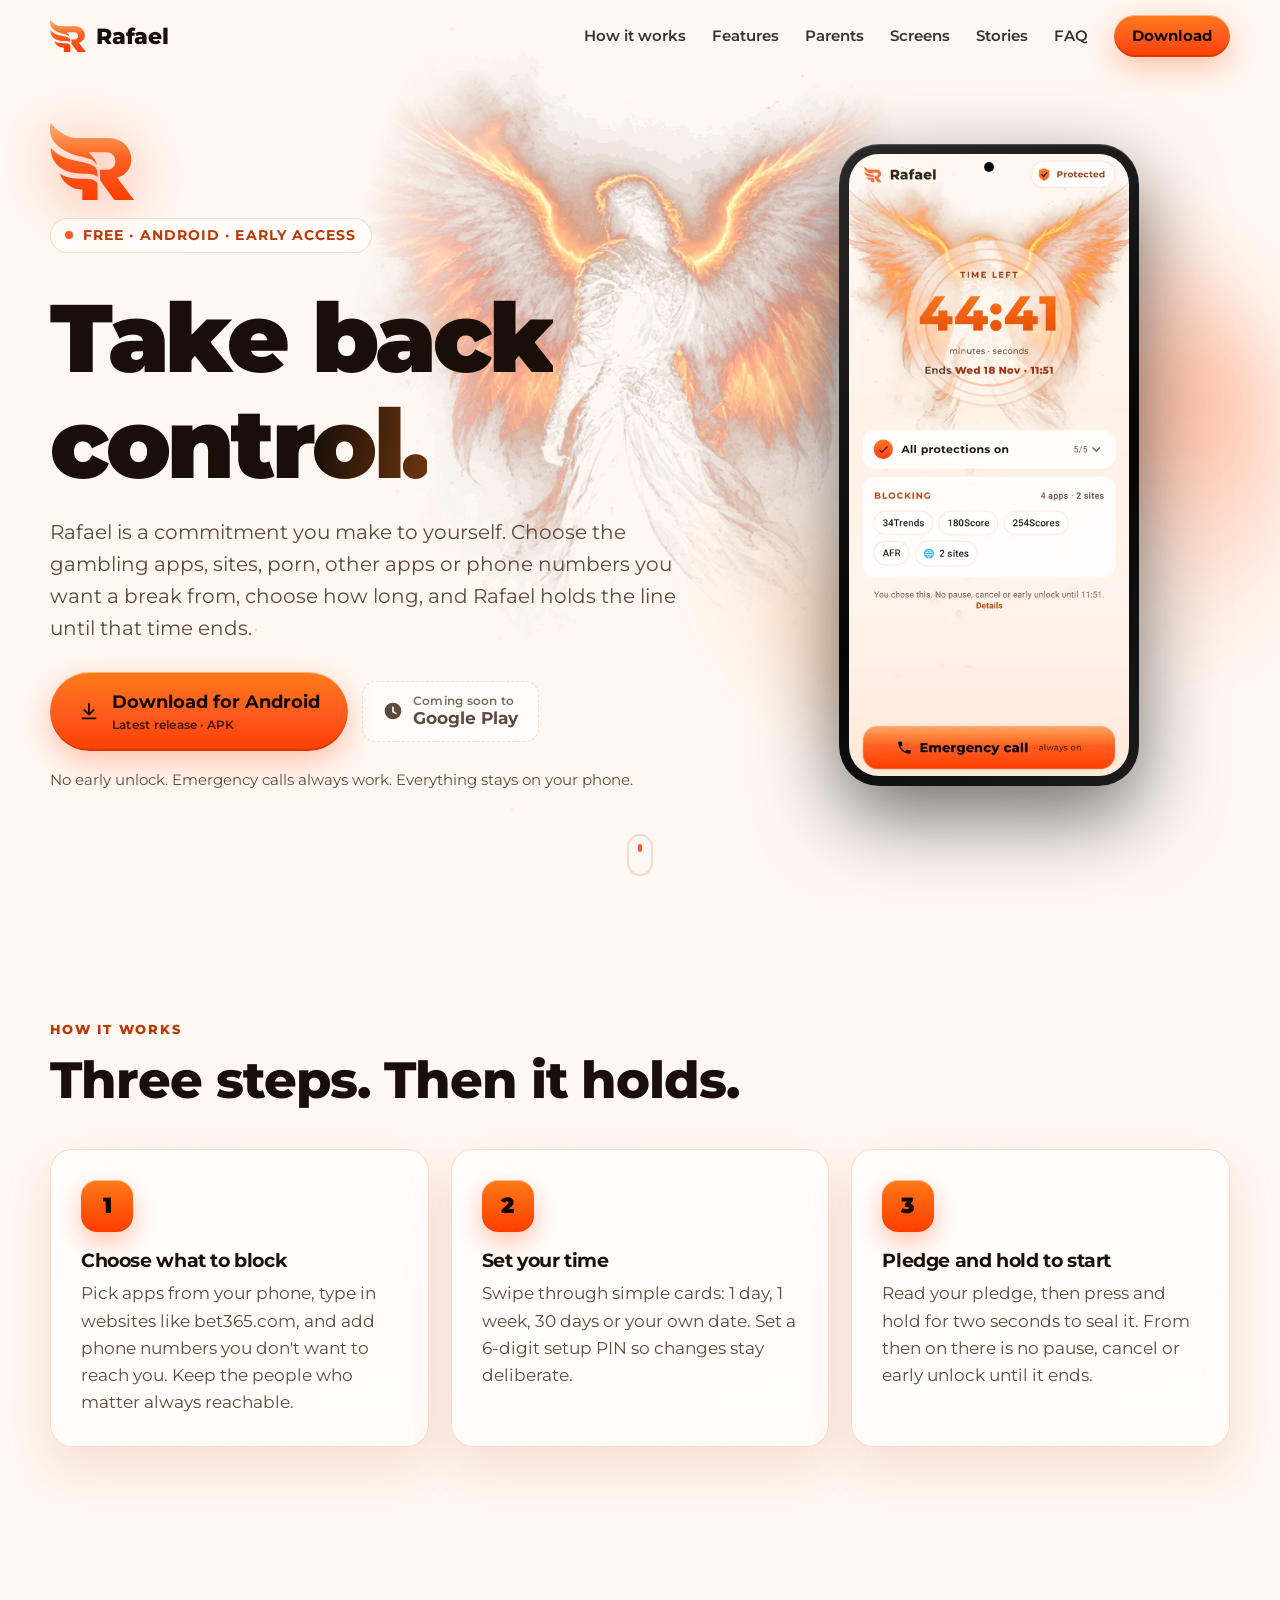
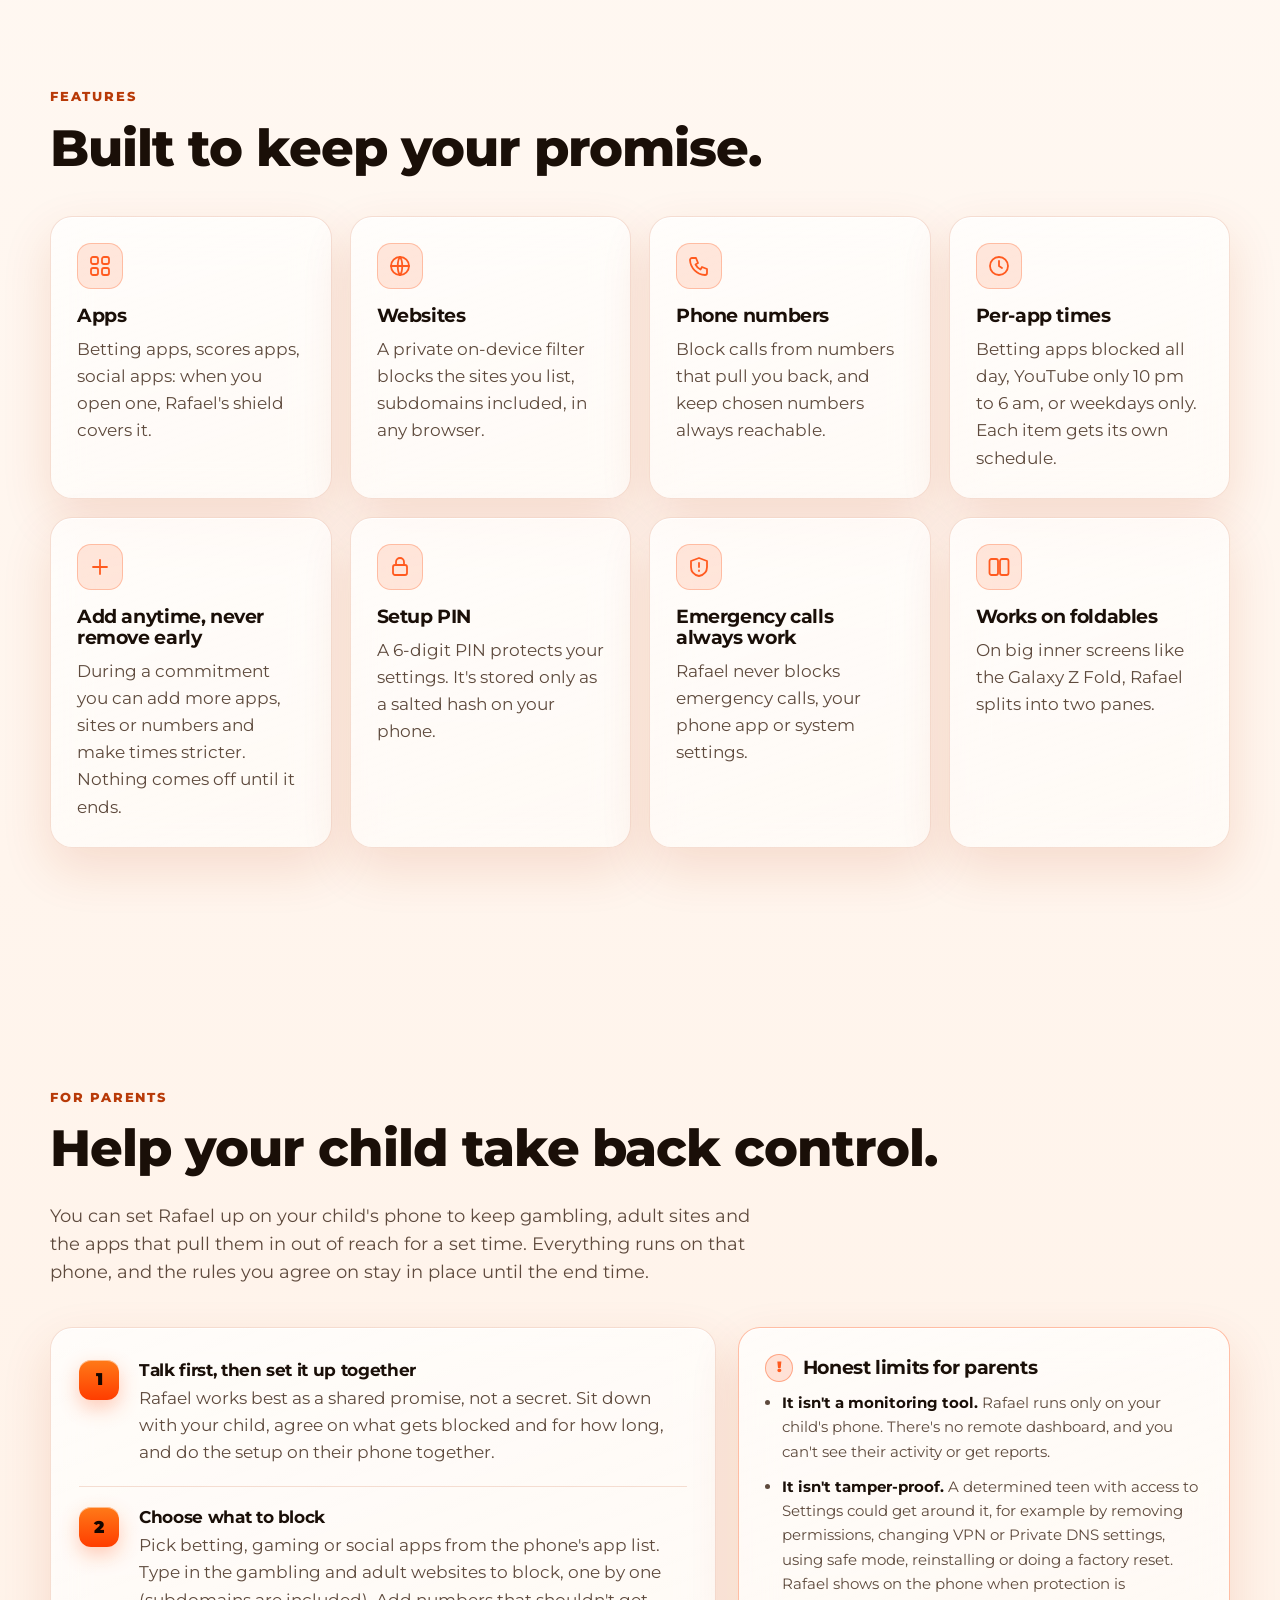
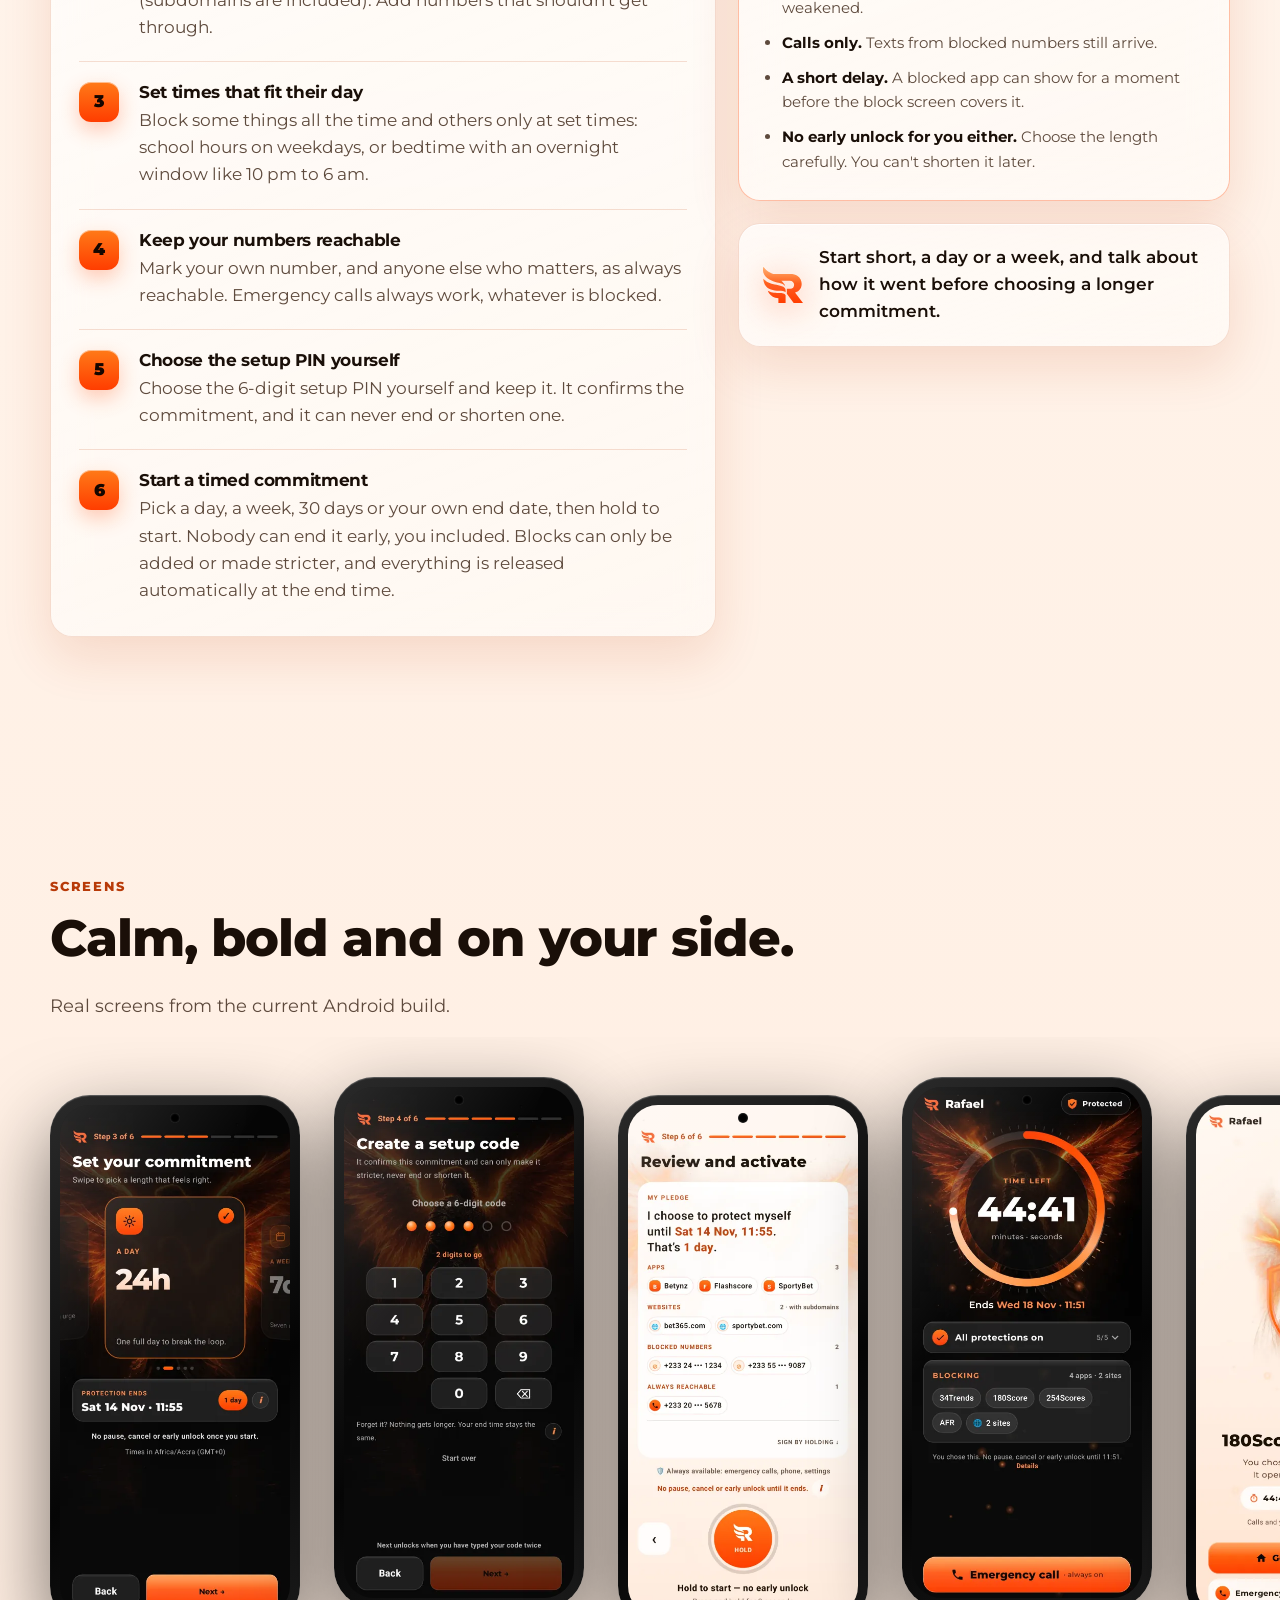
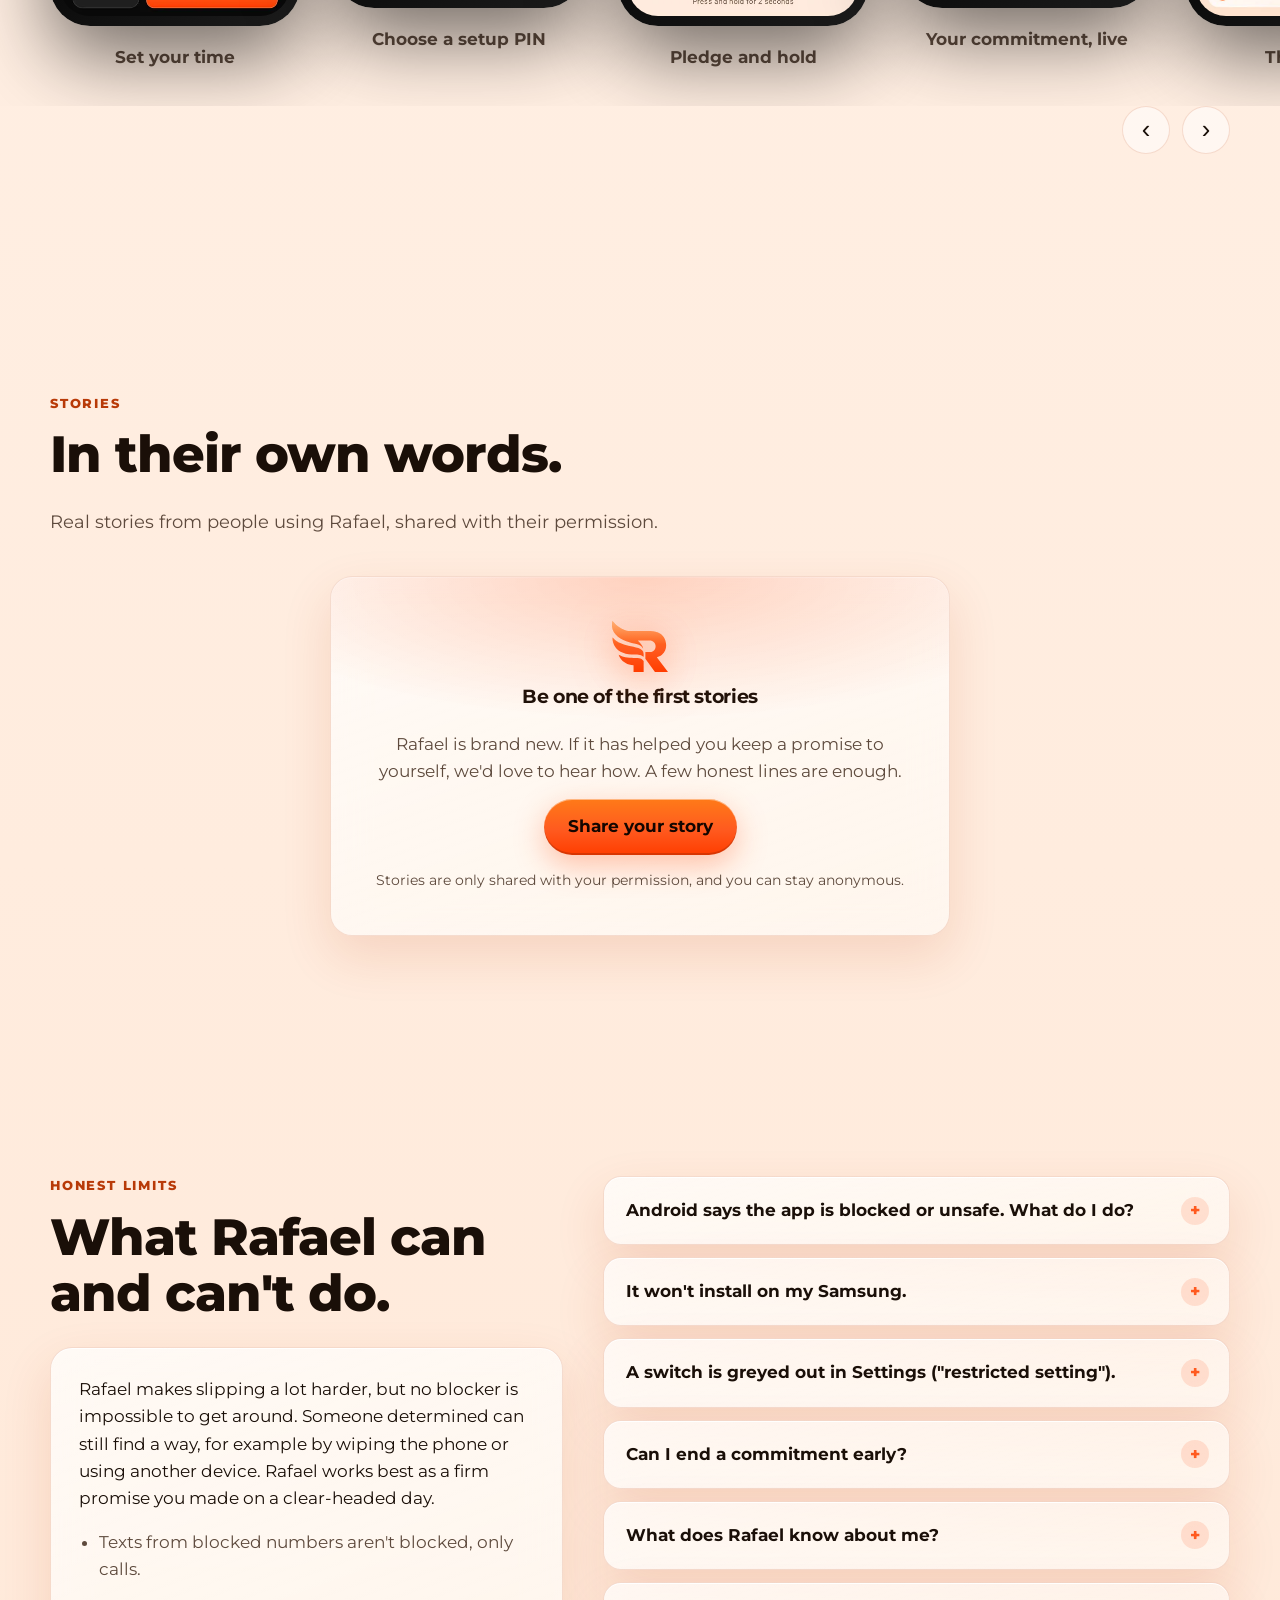
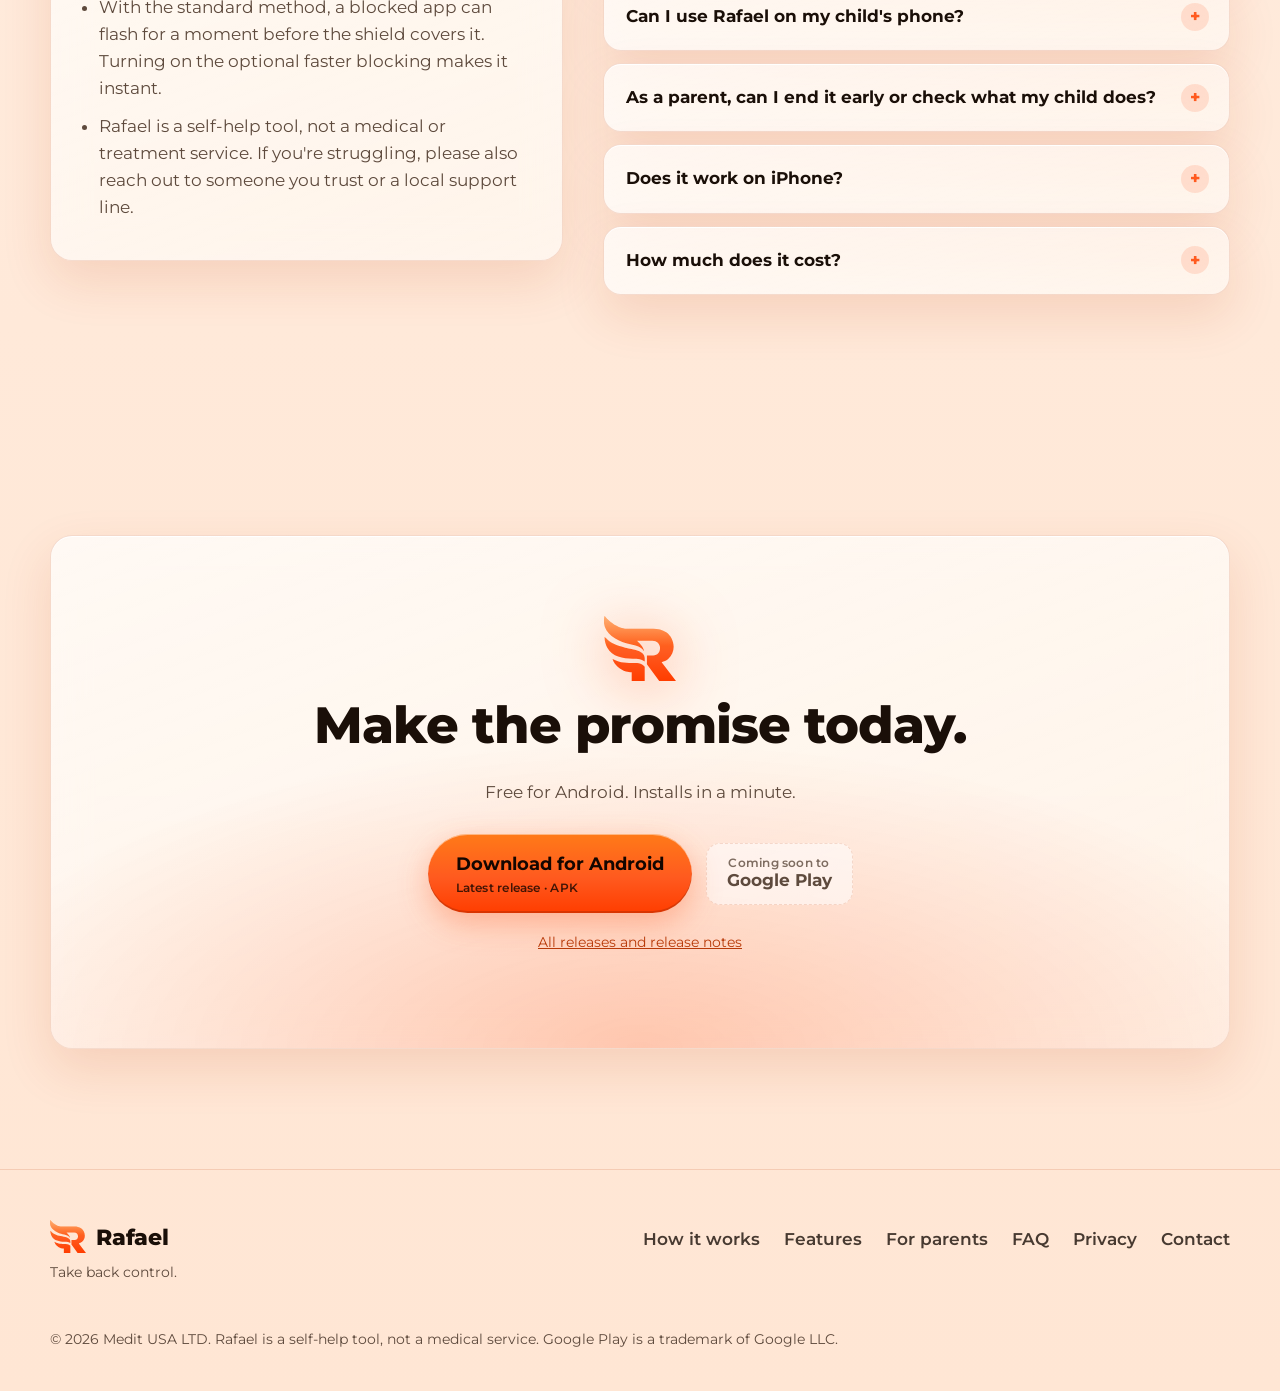
<file: index.html>
<!doctype html>
<html lang="en">
<head>
  <meta charset="utf-8">
  <meta name="viewport" content="width=device-width, initial-scale=1, viewport-fit=cover">
  <title>Rafael: Take back control | Commitment blocker for Android</title>
  <meta name="description" content="Rafael is a voluntary, timed commitment blocker for Android. Block gambling, porn, other apps, websites and phone numbers until the time you chose. No early unlock. Emergency calls always work. Private and on-device.">
  <meta name="color-scheme" content="dark light">
  <meta name="theme-color" content="#0A0A0A" media="(prefers-color-scheme: dark)">
  <meta name="theme-color" content="#FFF8F2" media="(prefers-color-scheme: light)">
  <link rel="canonical" href="https://userafael.com/">

  <link rel="icon" href="favicon.ico" sizes="16x16 32x32 48x48">
  <link rel="icon" type="image/svg+xml" href="assets/icons/favicon.svg">
  <link rel="apple-touch-icon" sizes="180x180" href="assets/icons/apple-touch-icon.png">
  <link rel="manifest" href="site.webmanifest">

  <meta property="og:type" content="website">
  <meta property="og:site_name" content="Rafael">
  <meta property="og:title" content="Rafael: Take back control">
  <meta property="og:description" content="A voluntary, timed commitment blocker for gambling, porn, apps, websites and phone numbers. No early unlock. Emergency calls always work.">
  <meta property="og:url" content="https://userafael.com/">
  <meta property="og:image" content="https://userafael.com/assets/img/og-image.png">
  <meta property="og:image:width" content="1200">
  <meta property="og:image:height" content="630">
  <meta property="og:image:alt" content="Rafael: a glowing orange angel behind the wing-R mark and the words Take back control.">
  <meta name="twitter:card" content="summary_large_image">
  <meta name="twitter:title" content="Rafael: Take back control">
  <meta name="twitter:description" content="A voluntary, timed commitment blocker for Android. No early unlock. Emergency calls always work.">
  <meta name="twitter:image" content="https://userafael.com/assets/img/og-image.png">

  <script type="application/ld+json">
  {"@context":"https://schema.org","@type":"SoftwareApplication","name":"Rafael","operatingSystem":"Android","applicationCategory":"LifestyleApplication","description":"A voluntary, timed commitment blocker for gambling, porn, other apps, websites and phone numbers.","url":"https://userafael.com/","offers":{"@type":"Offer","price":"0","priceCurrency":"USD"},"publisher":{"@type":"Organization","name":"Medit USA LTD"}}
  </script>

  <link rel="preload" href="assets/fonts/Montserrat-Variable-latin.woff2" as="font" type="font/woff2" crossorigin>
  <link rel="stylesheet" href="styles.css">
  <script>document.documentElement.classList.add('js')</script>
</head>
<body>
  <a class="skip" href="#main">Skip to content</a>

  <header class="site-header" id="top">
    <div class="wrap header-inner">
      <a class="brand" href="#top" aria-label="Rafael, back to top">
        <img src="assets/img/mark.svg" alt="" width="40" height="36"><span>Rafael</span>
      </a>
      <nav aria-label="Main">
        <button class="nav-toggle" aria-expanded="false" aria-controls="nav-links"><span class="sr-only">Menu</span><span class="bars" aria-hidden="true"></span></button>
        <ul id="nav-links">
          <li><a href="#how">How it works</a></li>
          <li><a href="#features">Features</a></li>
          <li><a href="#parents">Parents</a></li>
          <li><a href="#gallery">Screens</a></li>
          <li><a href="#stories">Stories</a></li>
          <li><a href="#faq">FAQ</a></li>
          <li><a class="btn btn-small js-apk" href="https://github.com/OriginalSolution/rafael-android/releases/download/v0.5.1-poc/Rafael-v0.5.1-poc.apk">Download</a></li>
        </ul>
      </nav>
    </div>
  </header>

  <main id="main">
    <!-- HERO -->
    <section class="hero" aria-labelledby="hero-title">
      <div class="hero-bg" aria-hidden="true">
        <picture>
          <source srcset="assets/img/angel-light.webp" media="(prefers-color-scheme: light)">
          <img src="assets/img/angel-bg.webp" alt="" width="720" height="1280" fetchpriority="high">
        </picture>
        <span class="embers"></span>
      </div>
      <div class="wrap hero-grid">
        <div class="hero-copy reveal">
          <img class="hero-mark" src="assets/img/mark.svg" alt="" width="96" height="88">
          <p class="eyebrow"><span class="dot" aria-hidden="true"></span> Free · Android · Early access</p>
          <h1 id="hero-title"><span class="shine">Take back control.</span></h1>
          <p class="lede">Rafael is a commitment you make to yourself. Choose the gambling apps, sites, porn, other apps or phone numbers you want a break from, choose how long, and Rafael holds the line until that time ends.</p>
          <div class="cta-row">
            <a class="btn btn-big js-apk" href="https://github.com/OriginalSolution/rafael-android/releases/download/v0.5.1-poc/Rafael-v0.5.1-poc.apk">
              <svg aria-hidden="true" viewBox="0 0 24 24" width="22" height="22"><path fill="currentColor" d="M12 3a1 1 0 0 1 1 1v9.6l3.3-3.3a1 1 0 1 1 1.4 1.4l-5 5a1 1 0 0 1-1.4 0l-5-5a1 1 0 1 1 1.4-1.4l3.3 3.3V4a1 1 0 0 1 1-1zM5 19h14a1 1 0 1 1 0 2H5a1 1 0 1 1 0-2z"/></svg>
              <span>Download for Android<small class="js-apk-version">Latest release · APK</small></span>
            </a>
            <span class="soon" role="note">
              <svg aria-hidden="true" viewBox="0 0 24 24" width="20" height="20"><path fill="currentColor" d="M12 2a10 10 0 1 0 0 20 10 10 0 0 0 0-20zm1 5v5.4l3.7 2.2-1 1.7L11 13.6V7h2z"/></svg>
              <span><small>Coming soon to</small>Google Play</span>
            </span>
          </div>
          <p class="hero-note">No early unlock. Emergency calls always work. Everything stays on your phone.</p>
        </div>
        <div class="hero-phone reveal" aria-hidden="true">
          <div class="halo"></div>
          <div class="phone float">
            <picture>
              <source srcset="assets/shots/09_active_angelic_light.webp" media="(prefers-color-scheme: light)">
              <img src="assets/shots/08_active_halo_dark.webp" alt="" width="450" height="1000">
            </picture>
          </div>
        </div>
      </div>
      <a class="scroll-cue" href="#how"><span class="sr-only">Scroll to How it works</span><span aria-hidden="true"></span></a>
    </section>

    <!-- HOW IT WORKS -->
    <section class="section" id="how" aria-labelledby="how-title">
      <div class="wrap">
        <p class="kicker">How it works</p>
        <h2 id="how-title">Three steps. Then it holds.</h2>
        <ol class="steps">
          <li class="glass step reveal">
            <span class="step-num" aria-hidden="true">1</span>
            <h3>Choose what to block</h3>
            <p>Pick apps from your phone, type in websites like bet365.com, and add phone numbers you don't want to reach you. Keep the people who matter always reachable.</p>
          </li>
          <li class="glass step reveal">
            <span class="step-num" aria-hidden="true">2</span>
            <h3>Set your time</h3>
            <p>Swipe through simple cards: 1 day, 1 week, 30 days or your own date. Set a 6-digit setup PIN so changes stay deliberate.</p>
          </li>
          <li class="glass step reveal">
            <span class="step-num" aria-hidden="true">3</span>
            <h3>Pledge and hold to start</h3>
            <p>Read your pledge, then press and hold for two seconds to seal it. From then on there is no pause, cancel or early unlock until it ends.</p>
          </li>
        </ol>
      </div>
    </section>

    <!-- FEATURES -->
    <section class="section" id="features" aria-labelledby="features-title">
      <div class="wrap">
        <p class="kicker">Features</p>
        <h2 id="features-title">Built to keep your promise.</h2>
        <ul class="features">
          <li class="glass feature reveal"><span class="ico" aria-hidden="true"><svg viewBox="0 0 24 24"><rect x="3" y="3" width="7" height="7" rx="2"/><rect x="14" y="3" width="7" height="7" rx="2"/><rect x="3" y="14" width="7" height="7" rx="2"/><rect x="14" y="14" width="7" height="7" rx="2"/></svg></span><h3>Apps</h3><p>Betting apps, scores apps, social apps: when you open one, Rafael's shield covers it.</p></li>
          <li class="glass feature reveal"><span class="ico" aria-hidden="true"><svg viewBox="0 0 24 24"><circle cx="12" cy="12" r="9"/><path d="M3 12h18M12 3c3 3.5 3 14.5 0 18M12 3c-3 3.5-3 14.5 0 18"/></svg></span><h3>Websites</h3><p>A private on-device filter blocks the sites you list, subdomains included, in any browser.</p></li>
          <li class="glass feature reveal"><span class="ico" aria-hidden="true"><svg viewBox="0 0 24 24"><path d="M5 4h4l2 5-2.5 1.5a11 11 0 0 0 5 5L15 13l5 2v4a2 2 0 0 1-2 2A16 16 0 0 1 3 6a2 2 0 0 1 2-2z"/></svg></span><h3>Phone numbers</h3><p>Block calls from numbers that pull you back, and keep chosen numbers always reachable.</p></li>
          <li class="glass feature reveal"><span class="ico" aria-hidden="true"><svg viewBox="0 0 24 24"><circle cx="12" cy="12" r="9"/><path d="M12 7v5l3 2"/></svg></span><h3>Per-app times</h3><p>Betting apps blocked all day, YouTube only 10 pm to 6 am, or weekdays only. Each item gets its own schedule.</p></li>
          <li class="glass feature reveal"><span class="ico" aria-hidden="true"><svg viewBox="0 0 24 24"><path d="M12 5v14M5 12h14"/></svg></span><h3>Add anytime, never remove early</h3><p>During a commitment you can add more apps, sites or numbers and make times stricter. Nothing comes off until it ends.</p></li>
          <li class="glass feature reveal"><span class="ico" aria-hidden="true"><svg viewBox="0 0 24 24"><rect x="5" y="10" width="14" height="10" rx="2"/><path d="M8 10V7a4 4 0 0 1 8 0v3"/></svg></span><h3>Setup PIN</h3><p>A 6-digit PIN protects your settings. It's stored only as a salted hash on your phone.</p></li>
          <li class="glass feature reveal"><span class="ico" aria-hidden="true"><svg viewBox="0 0 24 24"><path d="M12 3l8 3v6c0 5-3.5 8-8 9-4.5-1-8-4-8-9V6l8-3z"/><path d="M12 8v4M12 15.5v.5"/></svg></span><h3>Emergency calls always work</h3><p>Rafael never blocks emergency calls, your phone app or system settings.</p></li>
          <li class="glass feature reveal"><span class="ico" aria-hidden="true"><svg viewBox="0 0 24 24"><rect x="2.5" y="4" width="8.5" height="16" rx="2"/><rect x="13" y="4" width="8.5" height="16" rx="2"/></svg></span><h3>Works on foldables</h3><p>On big inner screens like the Galaxy Z Fold, Rafael splits into two panes.</p></li>
        </ul>
      </div>
    </section>

    <!-- FOR PARENTS -->
    <section class="section parents" id="parents" aria-labelledby="parents-title">
      <div class="wrap">
        <p class="kicker">For parents</p>
        <h2 id="parents-title">Help your child take back control.</h2>
        <p class="sub">You can set Rafael up on your child's phone to keep gambling, adult sites and the apps that pull them in out of reach for a set time. Everything runs on that phone, and the rules you agree on stay in place until the end time.</p>
        <div class="parents-grid">
          <ol class="glass parent-steps reveal">
            <li><span class="pnum" aria-hidden="true">1</span><div><h3>Talk first, then set it up together</h3><p>Rafael works best as a shared promise, not a secret. Sit down with your child, agree on what gets blocked and for how long, and do the setup on their phone together.</p></div></li>
            <li><span class="pnum" aria-hidden="true">2</span><div><h3>Choose what to block</h3><p>Pick betting, gaming or social apps from the phone's app list. Type in the gambling and adult websites to block, one by one (subdomains are included). Add numbers that shouldn't get through.</p></div></li>
            <li><span class="pnum" aria-hidden="true">3</span><div><h3>Set times that fit their day</h3><p>Block some things all the time and others only at set times: school hours on weekdays, or bedtime with an overnight window like 10 pm to 6 am.</p></div></li>
            <li><span class="pnum" aria-hidden="true">4</span><div><h3>Keep your numbers reachable</h3><p>Mark your own number, and anyone else who matters, as always reachable. Emergency calls always work, whatever is blocked.</p></div></li>
            <li><span class="pnum" aria-hidden="true">5</span><div><h3>Choose the setup PIN yourself</h3><p>Choose the 6-digit setup PIN yourself and keep it. It confirms the commitment, and it can never end or shorten one.</p></div></li>
            <li><span class="pnum" aria-hidden="true">6</span><div><h3>Start a timed commitment</h3><p>Pick a day, a week, 30 days or your own end date, then hold to start. Nobody can end it early, you included. Blocks can only be added or made stricter, and everything is released automatically at the end time.</p></div></li>
          </ol>
          <div class="parents-side">
            <div class="glass parent-limits reveal" role="note" aria-labelledby="parent-limits-title">
              <h3 id="parent-limits-title"><span class="warn-ico" aria-hidden="true">!</span> Honest limits for parents</h3>
              <ul>
                <li><strong>It isn't a monitoring tool.</strong> Rafael runs only on your child's phone. There's no remote dashboard, and you can't see their activity or get reports.</li>
                <li><strong>It isn't tamper-proof.</strong> A determined teen with access to Settings could get around it, for example by removing permissions, changing VPN or Private DNS settings, using safe mode, reinstalling or doing a factory reset. Rafael shows on the phone when protection is weakened.</li>
                <li><strong>Calls only.</strong> Texts from blocked numbers still arrive.</li>
                <li><strong>A short delay.</strong> A blocked app can show for a moment before the block screen covers it.</li>
                <li><strong>No early unlock for you either.</strong> Choose the length carefully. You can't shorten it later.</li>
              </ul>
            </div>
            <div class="glass parent-tip reveal">
              <img src="assets/img/mark.svg" alt="" width="44" height="40">
              <p>Start short, a day or a week, and talk about how it went before choosing a longer commitment.</p>
            </div>
          </div>
        </div>
      </div>
    </section>

    <!-- GALLERY -->
    <section class="section gallery-section" id="gallery" aria-labelledby="gallery-title">
      <div class="wrap">
        <p class="kicker">Screens</p>
        <h2 id="gallery-title">Calm, bold and on your side.</h2>
        <p class="sub">Real screens from the current Android build.</p>
      </div>
      <div class="gallery" tabindex="0" role="region" aria-label="App screenshots, scroll sideways for more">
        <figure class="shot reveal"><div class="phone"><img loading="lazy" src="assets/shots/19_commit_cards_dark.webp" width="450" height="1000" alt="Set your commitment: swipeable cards for 1 day, 1 week, 30 days or a custom date."></div><figcaption>Set your time</figcaption></figure>
        <figure class="shot reveal"><div class="phone"><img loading="lazy" src="assets/shots/20_pin_choose_dark.webp" width="450" height="1000" alt="Setup code screen with a 6-digit PIN pad."></div><figcaption>Choose a setup PIN</figcaption></figure>
        <figure class="shot reveal"><div class="phone"><picture><source srcset="assets/shots/21_pledge_hold_light.webp" media="(prefers-color-scheme: light)"><img loading="lazy" src="assets/shots/21_pledge_hold_dark.webp" width="450" height="1000" alt="Review and activate: the pledge card listing blocked apps, websites and numbers, with a Hold to start button."></picture></div><figcaption>Pledge and hold</figcaption></figure>
        <figure class="shot reveal"><div class="phone"><img loading="lazy" src="assets/shots/08_active_halo_dark.webp" width="450" height="1000" alt="Active commitment screen with a glowing halo countdown."></div><figcaption>Your commitment, live</figcaption></figure>
        <figure class="shot reveal"><div class="phone"><picture><source srcset="assets/shots/12_blocked_shield_wings_light.webp" media="(prefers-color-scheme: light)"><img loading="lazy" src="assets/shots/12_blocked_shield_wings_dark.webp" width="450" height="1000" alt="Blocked screen: wings fold around a shield over a blocked app."></picture></div><figcaption>The shield</figcaption></figure>
        <figure class="shot reveal"><div class="phone"><img loading="lazy" src="assets/shots/24_active_schedules_dark.webp" width="450" height="1000" alt="Active screen listing what is blocked right now and when each block starts or ends."></div><figcaption>Blocked right now</figcaption></figure>
        <figure class="shot reveal"><div class="phone"><img loading="lazy" src="assets/shots/24_schedule_editor_dark.webp" width="450" height="1000" alt="Schedule editor for one app with times and weekdays."></div><figcaption>Per-app times</figcaption></figure>
        <figure class="shot shot-wide reveal"><div class="phone phone-fold"><img loading="lazy" src="assets/shots/24_unfolded_two_pane_dark.webp" width="859" height="1000" alt="Rafael on an unfolded foldable, showing two panes side by side."></div><figcaption>Two panes on foldables</figcaption></figure>
      </div>
      <div class="wrap gallery-ctrl">
        <button class="round" data-dir="-1" aria-label="Previous screens"><span aria-hidden="true">‹</span></button>
        <button class="round" data-dir="1" aria-label="Next screens"><span aria-hidden="true">›</span></button>
      </div>
    </section>

    <!-- TESTIMONIALS -->
    <section class="section" id="stories" aria-labelledby="stories-title">
      <div class="wrap">
        <p class="kicker">Stories</p>
        <h2 id="stories-title">In their own words.</h2>
        <p class="sub">Real stories from people using Rafael, shared with their permission.</p>
        <div class="stories" id="stories-list" aria-live="polite">
          <article class="glass story story-empty">
            <img src="assets/img/mark.svg" alt="" width="56" height="51">
            <h3>Be one of the first stories</h3>
            <p>Rafael is brand new. If it has helped you keep a promise to yourself, we'd love to hear how. A few honest lines are enough.</p>
            <a class="btn" href="mailto:hello@userafael.com?subject=My%20Rafael%20story">Share your story</a>
            <p class="fine">Stories are only shared with your permission, and you can stay anonymous.</p>
          </article>
        </div>
      </div>
    </section>

    <!-- HONEST LIMITS + FAQ -->
    <section class="section" id="faq" aria-labelledby="faq-title">
      <div class="wrap faq-grid">
        <div>
          <p class="kicker">Honest limits</p>
          <h2 id="faq-title">What Rafael can and can't do.</h2>
          <div class="glass limits reveal">
            <p>Rafael makes slipping a lot harder, but no blocker is impossible to get around. Someone determined can still find a way, for example by wiping the phone or using another device. Rafael works best as a firm promise you made on a clear-headed day.</p>
            <ul>
              <li>Texts from blocked numbers aren't blocked, only calls.</li>
              <li>With the standard method, a blocked app can flash for a moment before the shield covers it. Turning on the optional faster blocking makes it instant.</li>
              <li>Rafael is a self-help tool, not a medical or treatment service. If you're struggling, please also reach out to someone you trust or a local support line.</li>
            </ul>
          </div>
        </div>
        <div class="faq">
          <details class="glass">
            <summary>Android says the app is blocked or unsafe. What do I do?</summary>
            <p>Until Rafael is on Google Play, you install it from a file, and Play Protect may warn you because it doesn't know the app yet. Tap <strong>More details</strong>, then <strong>Install anyway</strong>. Each release lists its SHA-256 fingerprint on GitHub so you can check the file.</p>
          </details>
          <details class="glass">
            <summary>It won't install on my Samsung.</summary>
            <p>Samsung's <strong>Auto Blocker</strong> stops installs from files. Open Settings, then Security and privacy, then Auto Blocker, and turn it off while you install. You can turn it back on afterwards.</p>
          </details>
          <details class="glass">
            <summary>A switch is greyed out in Settings ("restricted setting").</summary>
            <p>On Android 13 and newer, apps installed from a file need a one-time unlock. Rafael walks you through it: open Settings, then Apps, then Rafael, tap <strong>⋮</strong> at the top right, choose <strong>Allow restricted settings</strong> and confirm. If you don't see it, tap the grey switch once first, then go back. This step goes away once Rafael is on Google Play.</p>
          </details>
          <details class="glass">
            <summary>Can I end a commitment early?</summary>
            <p>No. That's the point. There's no pause, cancel or early unlock until the time you chose. You can still add more blocks or make times stricter. Emergency calls, your phone app and system settings always stay available.</p>
          </details>
          <details class="glass">
            <summary>What does Rafael know about me?</summary>
            <p>Nothing leaves your phone. There's no account, no sign-up, no ads and no analytics. Your lists, schedules and PIN hash are stored on the device only. Read the <a href="privacy.html">privacy policy</a> for the details.</p>
          </details>
          <details class="glass">
            <summary>Can I use Rafael on my child's phone?</summary>
            <p>Yes. Set it up together on their phone: choose what to block, set times like school hours or bedtime, keep your number always reachable, and choose the setup PIN yourself. It runs only on that phone, so there's no remote dashboard and no activity reports.</p>
          </details>
          <details class="glass">
            <summary>As a parent, can I end it early or check what my child does?</summary>
            <p>No to both. Nobody can end a commitment early, parents included. You can only add blocks or make times stricter until it ends. Rafael doesn't record or send anyone your child's activity, so it can't show you what they do.</p>
          </details>
          <details class="glass">
            <summary>Does it work on iPhone?</summary>
            <p>Not yet. Rafael is Android first. Google Play is next, then we'll look at iPhone.</p>
          </details>
          <details class="glass">
            <summary>How much does it cost?</summary>
            <p>The current early-access version is free.</p>
          </details>
        </div>
      </div>
    </section>

    <!-- FINAL CTA -->
    <section class="section final" aria-labelledby="final-title">
      <div class="wrap">
        <div class="glass final-card reveal">
          <img src="assets/img/mark.svg" alt="" width="72" height="66">
          <h2 id="final-title">Make the promise today.</h2>
          <p>Free for Android. Installs in a minute.</p>
          <div class="cta-row center">
            <a class="btn btn-big js-apk" href="https://github.com/OriginalSolution/rafael-android/releases/download/v0.5.1-poc/Rafael-v0.5.1-poc.apk"><span>Download for Android<small class="js-apk-version">Latest release · APK</small></span></a>
            <span class="soon" role="note"><span><small>Coming soon to</small>Google Play</span></span>
          </div>
          <p class="fine"><a href="https://github.com/OriginalSolution/rafael-android/releases">All releases and release notes</a></p>
        </div>
      </div>
    </section>
  </main>

  <footer class="site-footer">
    <div class="wrap footer-grid">
      <div>
        <a class="brand" href="#top"><img src="assets/img/mark.svg" alt="" width="32" height="29"><span>Rafael</span></a>
        <p class="fine">Take back control.</p>
      </div>
      <nav aria-label="Footer">
        <ul>
          <li><a href="#how">How it works</a></li>
          <li><a href="#features">Features</a></li>
          <li><a href="#parents">For parents</a></li>
          <li><a href="#faq">FAQ</a></li>
          <li><a href="privacy.html">Privacy</a></li>
          <li><a href="mailto:hello@userafael.com">Contact</a></li>
        </ul>
      </nav>
      <p class="fine footer-fine">© <span class="js-year">2026</span> Medit USA LTD. Rafael is a self-help tool, not a medical service. Google Play is a trademark of Google LLC.</p>
    </div>
  </footer>

  <script src="main.js" defer></script>
</body>
</html>
</file>
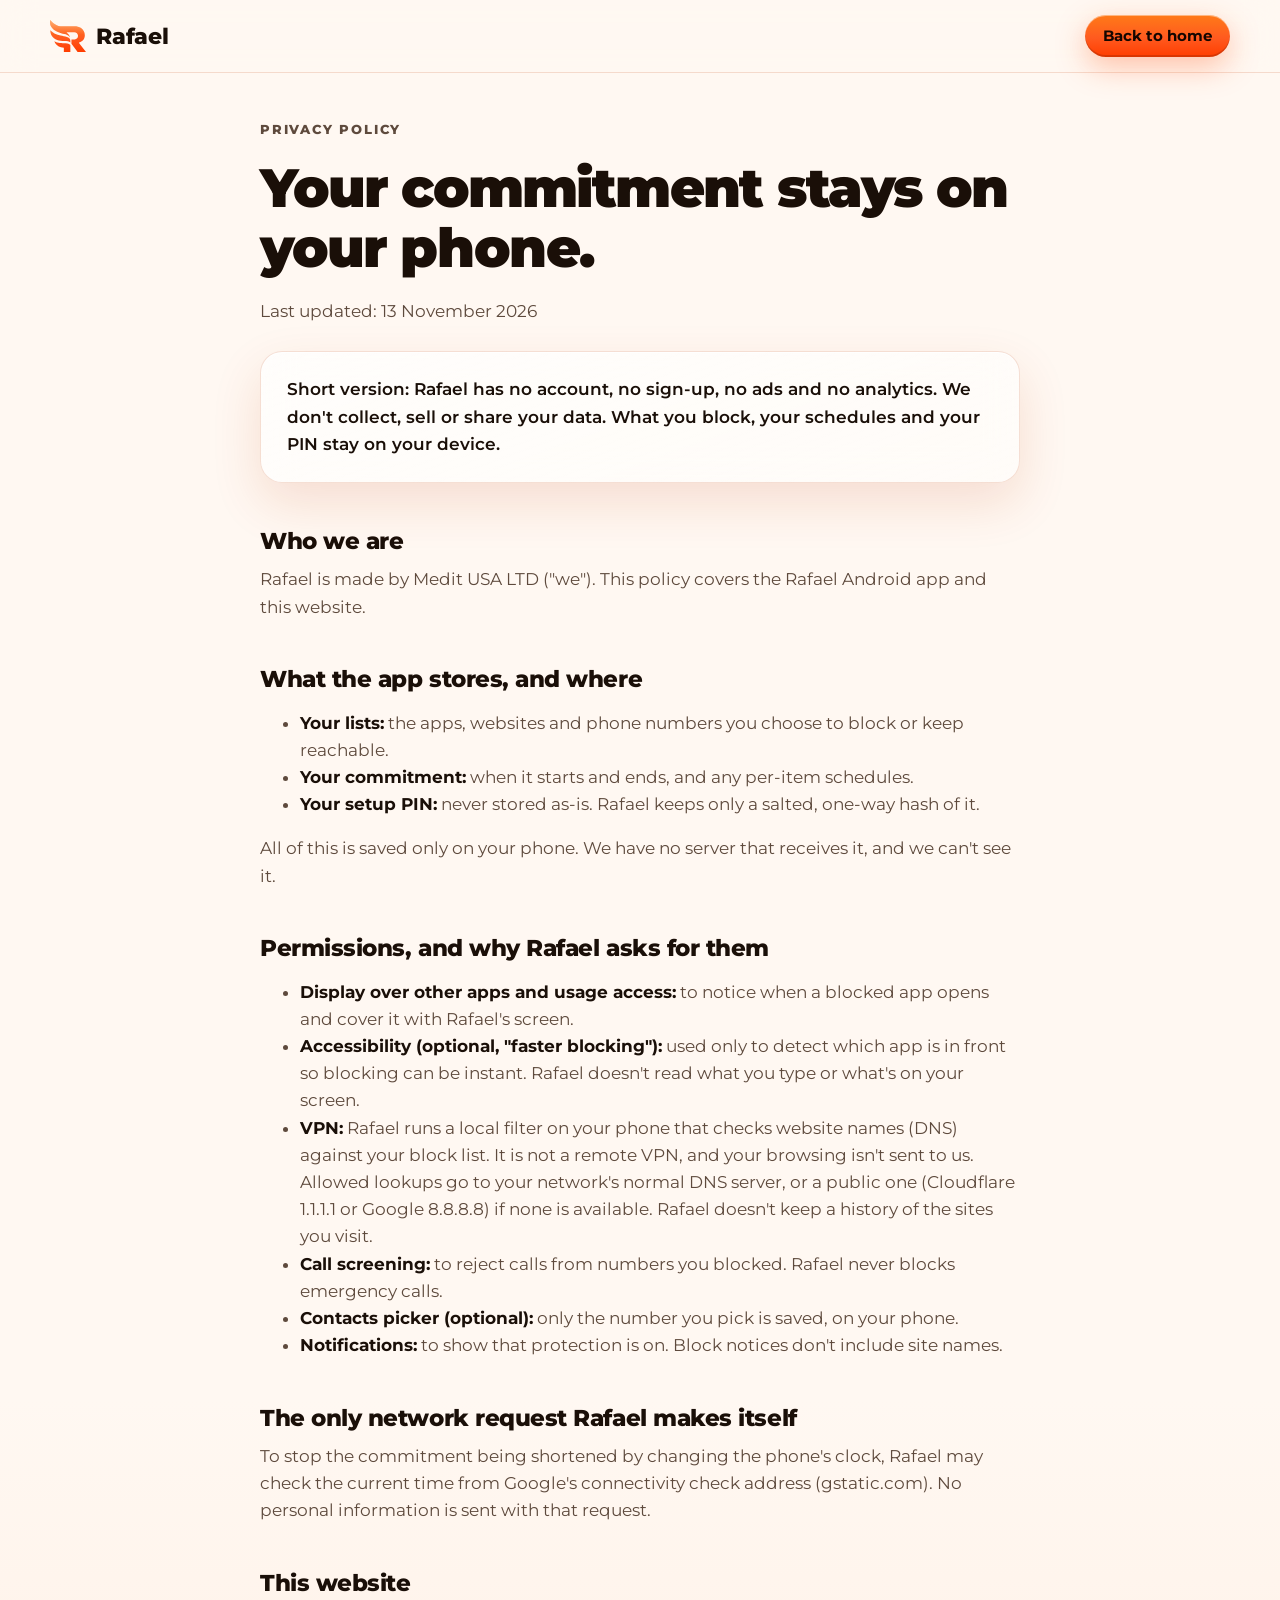
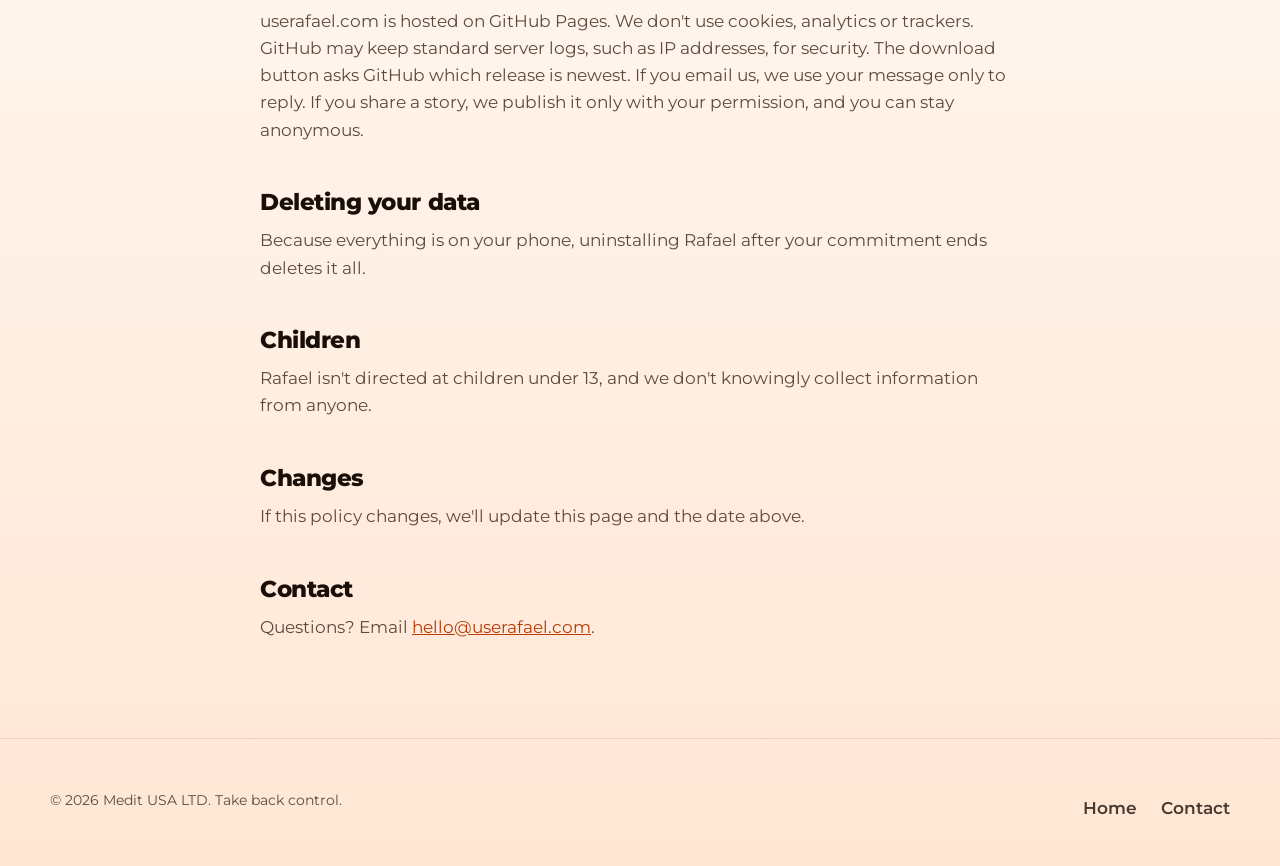
<file: privacy.html>
<!doctype html>
<html lang="en">
<head>
  <meta charset="utf-8">
  <meta name="viewport" content="width=device-width, initial-scale=1">
  <title>Privacy policy | Rafael</title>
  <meta name="description" content="Rafael's privacy policy in plain words: everything stays on your phone. No account, no ads, no analytics.">
  <meta name="color-scheme" content="dark light">
  <link rel="canonical" href="https://userafael.com/privacy.html">
  <link rel="icon" href="favicon.ico" sizes="16x16 32x32 48x48">
  <link rel="icon" type="image/svg+xml" href="assets/icons/favicon.svg">
  <meta property="og:title" content="Rafael privacy policy">
  <meta property="og:image" content="https://userafael.com/assets/img/og-image.png">
  <link rel="stylesheet" href="styles.css">
  <style>
    .doc { max-width: 760px; padding: 120px 0 80px; }
    .doc h1 { font-size: clamp(2.2rem, 6vw, 3.4rem); }
    .doc h2 { font-size: 1.45rem; margin-top: 2em; }
    .doc p, .doc li { color: var(--muted); }
    .doc strong { color: var(--text); }
    .doc .glass { padding: 24px 26px; margin: 26px 0; }
    .doc .glass p { margin: 0; color: var(--text); font-weight: 600; }
  </style>
</head>
<body>
  <a class="skip" href="#main">Skip to content</a>
  <header class="site-header scrolled">
    <div class="wrap header-inner">
      <a class="brand" href="./"><img src="assets/img/mark.svg" alt="" width="40" height="36"><span>Rafael</span></a>
      <a class="btn btn-small" href="./">Back to home</a>
    </div>
  </header>
  <main id="main" class="wrap doc">
    <p class="kicker">Privacy policy</p>
    <h1>Your commitment stays on your phone.</h1>
    <p>Last updated: 13 November 2026</p>

    <div class="glass"><p>Short version: Rafael has no account, no sign-up, no ads and no analytics. We don't collect, sell or share your data. What you block, your schedules and your PIN stay on your device.</p></div>

    <h2>Who we are</h2>
    <p>Rafael is made by Medit USA LTD ("we"). This policy covers the Rafael Android app and this website.</p>

    <h2>What the app stores, and where</h2>
    <ul>
      <li><strong>Your lists:</strong> the apps, websites and phone numbers you choose to block or keep reachable.</li>
      <li><strong>Your commitment:</strong> when it starts and ends, and any per-item schedules.</li>
      <li><strong>Your setup PIN:</strong> never stored as-is. Rafael keeps only a salted, one-way hash of it.</li>
    </ul>
    <p>All of this is saved only on your phone. We have no server that receives it, and we can't see it.</p>

    <h2>Permissions, and why Rafael asks for them</h2>
    <ul>
      <li><strong>Display over other apps and usage access:</strong> to notice when a blocked app opens and cover it with Rafael's screen.</li>
      <li><strong>Accessibility (optional, "faster blocking"):</strong> used only to detect which app is in front so blocking can be instant. Rafael doesn't read what you type or what's on your screen.</li>
      <li><strong>VPN:</strong> Rafael runs a local filter on your phone that checks website names (DNS) against your block list. It is not a remote VPN, and your browsing isn't sent to us. Allowed lookups go to your network's normal DNS server, or a public one (Cloudflare 1.1.1.1 or Google 8.8.8.8) if none is available. Rafael doesn't keep a history of the sites you visit.</li>
      <li><strong>Call screening:</strong> to reject calls from numbers you blocked. Rafael never blocks emergency calls.</li>
      <li><strong>Contacts picker (optional):</strong> only the number you pick is saved, on your phone.</li>
      <li><strong>Notifications:</strong> to show that protection is on. Block notices don't include site names.</li>
    </ul>

    <h2>The only network request Rafael makes itself</h2>
    <p>To stop the commitment being shortened by changing the phone's clock, Rafael may check the current time from Google's connectivity check address (gstatic.com). No personal information is sent with that request.</p>

    <h2>This website</h2>
    <p>userafael.com is hosted on GitHub Pages. We don't use cookies, analytics or trackers. GitHub may keep standard server logs, such as IP addresses, for security. The download button asks GitHub which release is newest. If you email us, we use your message only to reply. If you share a story, we publish it only with your permission, and you can stay anonymous.</p>

    <h2>Deleting your data</h2>
    <p>Because everything is on your phone, uninstalling Rafael after your commitment ends deletes it all.</p>

    <h2>Children</h2>
    <p>Rafael isn't directed at children under 13, and we don't knowingly collect information from anyone.</p>

    <h2>Changes</h2>
    <p>If this policy changes, we'll update this page and the date above.</p>

    <h2>Contact</h2>
    <p>Questions? Email <a href="mailto:hello@userafael.com">hello@userafael.com</a>.</p>
  </main>
  <footer class="site-footer">
    <div class="wrap footer-grid">
      <p class="fine">© 2026 Medit USA LTD. Take back control.</p>
      <nav aria-label="Footer"><ul><li><a href="./">Home</a></li><li><a href="mailto:hello@userafael.com">Contact</a></li></ul></nav>
    </div>
  </footer>
</body>
</html>
</file>
<file: styles.css>
/* Rafael landing page. Plain CSS, no framework. */
@font-face {
  font-family: "Montserrat";
  src: url("assets/fonts/Montserrat-Variable-latin.woff2") format("woff2");
  font-weight: 100 900; font-style: normal; font-display: swap;
}
:root {
  --orange: #FF5A1F;
  --orange-2: #FF7A18;
  --orange-3: #FF3D00;
  --accent-text: #FF7A3D;
  --bg: #070707;
  --bg-2: #0F0F10;
  --text: #F6F3F0;
  --muted: #B9B2AC;
  --glass: rgba(255,255,255,.055);
  --glass-2: rgba(255,255,255,.09);
  --glass-border: rgba(255,255,255,.12);
  --glass-hi: rgba(255,255,255,.18);
  --shadow: 0 20px 60px rgba(0,0,0,.55);
  --radius: 22px;
  --btn-text: #140600;
  --angel-opacity: .55;
  --hero-fade: linear-gradient(180deg, rgba(7,7,7,.2) 0%, rgba(7,7,7,.35) 60%, var(--bg) 100%);
  color-scheme: dark;
}
@media (prefers-color-scheme: light) {
  :root {
    --accent-text: #B83A08;
    --bg: #FFF8F2;
    --bg-2: #FFE9DA;
    --text: #1A0F08;
    --muted: #5E4A3D;
    --glass: rgba(255,255,255,.55);
    --glass-2: rgba(255,255,255,.75);
    --glass-border: rgba(194,65,12,.16);
    --glass-hi: rgba(255,255,255,.95);
    --shadow: 0 20px 50px rgba(194,65,12,.14);
    --angel-opacity: .5;
    --hero-fade: linear-gradient(180deg, rgba(255,248,242,0) 0%, rgba(255,248,242,.25) 60%, var(--bg) 100%);
    color-scheme: light;
  }
}
*, *::before, *::after { box-sizing: border-box; }
html { scroll-behavior: smooth; -webkit-text-size-adjust: 100%; }
body {
  margin: 0; font-family: "Montserrat", system-ui, -apple-system, "Segoe UI", Roboto, sans-serif;
  background: var(--bg); color: var(--text); line-height: 1.6; font-size: 17px;
  overflow-x: hidden;
}
@media (prefers-color-scheme: light) {
  body { background: linear-gradient(180deg, #FFF8F2 0, #FFF8F2 1400px, #FFE6D4 100%); }
}
img { max-width: 100%; height: auto; display: block; }
a { color: var(--accent-text); }
h1, h2, h3 { line-height: 1.1; margin: 0 0 .5em; letter-spacing: -.02em; }
h2 { font-size: clamp(2rem, 4.5vw, 3.2rem); font-weight: 800; }
h3 { font-size: 1.2rem; font-weight: 700; }
p { margin: 0 0 1em; }
.wrap { width: min(1180px, 100% - 40px); margin-inline: auto; }
.sr-only { position: absolute; width: 1px; height: 1px; overflow: hidden; clip: rect(0 0 0 0); white-space: nowrap; }
.skip { position: absolute; left: -999px; top: 8px; z-index: 100; background: var(--orange); color: #000; padding: 10px 16px; border-radius: 10px; }
.skip:focus { left: 8px; }
:focus-visible { outline: 3px solid var(--orange-2); outline-offset: 3px; border-radius: 8px; }

/* glass */
.glass {
  background: linear-gradient(160deg, var(--glass-2), var(--glass));
  border: 1px solid var(--glass-border);
  border-radius: var(--radius);
  box-shadow: var(--shadow), inset 0 1px 0 var(--glass-hi);
  -webkit-backdrop-filter: blur(18px) saturate(140%);
  backdrop-filter: blur(18px) saturate(140%);
}

/* buttons */
.btn {
  display: inline-flex; align-items: center; gap: 12px; justify-content: center;
  padding: 14px 24px; border-radius: 999px; font-weight: 700; text-decoration: none;
  color: var(--btn-text);
  background: linear-gradient(180deg, var(--orange-2), var(--orange) 55%, var(--orange-3));
  box-shadow: 0 10px 30px rgba(255,90,31,.35), inset 0 1px 0 rgba(255,255,255,.45), inset 0 -2px 0 rgba(0,0,0,.15);
  border: 0; cursor: pointer; font: inherit; font-weight: 700;
  transition: transform .2s ease, box-shadow .2s ease;
  position: relative; overflow: hidden;
}
.btn::after { content: ""; position: absolute; inset: 0; background: linear-gradient(110deg, transparent 30%, rgba(255,255,255,.45) 50%, transparent 70%); transform: translateX(-120%); transition: transform .7s ease; }
.btn:hover { transform: translateY(-2px); box-shadow: 0 16px 40px rgba(255,90,31,.45), inset 0 1px 0 rgba(255,255,255,.45); }
.btn:hover::after { transform: translateX(120%); }
.btn-small { padding: 9px 18px; font-size: .95rem; }
.btn-big { padding: 16px 28px; font-size: 1.1rem; text-align: left; }
.btn-big small, .soon small { display: block; font-size: .72rem; font-weight: 600; opacity: .8; letter-spacing: .02em; }
.soon {
  display: inline-flex; align-items: center; gap: 10px; padding: 12px 20px; border-radius: 14px;
  border: 1px dashed var(--glass-border); color: var(--muted); font-weight: 700; line-height: 1.25;
  background: var(--glass);
}

/* header */
.site-header { position: fixed; inset: 0 0 auto; z-index: 50; transition: background .3s, box-shadow .3s; }
.site-header.scrolled { background: color-mix(in srgb, var(--bg) 72%, transparent); -webkit-backdrop-filter: blur(16px); backdrop-filter: blur(16px); box-shadow: 0 1px 0 var(--glass-border); }
.header-inner { display: flex; align-items: center; justify-content: space-between; height: 72px; }
.brand { display: inline-flex; align-items: center; gap: 10px; color: var(--text); text-decoration: none; font-weight: 800; font-size: 1.35rem; letter-spacing: -.01em; }
.brand img { width: 36px; }
#nav-links { list-style: none; display: flex; gap: 26px; align-items: center; margin: 0; padding: 0; }
#nav-links a:not(.btn) { color: var(--text); text-decoration: none; font-weight: 600; font-size: .95rem; opacity: .85; }
#nav-links a:not(.btn):hover { opacity: 1; color: var(--accent-text); }
.nav-toggle { display: none; background: none; border: 0; width: 44px; height: 44px; cursor: pointer; color: var(--text); }
.bars, .bars::before, .bars::after { display: block; width: 22px; height: 2px; background: currentColor; border-radius: 2px; position: relative; margin: auto; transition: transform .25s; }
.bars::before, .bars::after { content: ""; position: absolute; left: 0; }
.bars::before { top: -7px; } .bars::after { top: 7px; }
.nav-toggle[aria-expanded="true"] .bars { background: transparent; }
.nav-toggle[aria-expanded="true"] .bars::before { transform: translateY(7px) rotate(45deg); }
.nav-toggle[aria-expanded="true"] .bars::after { transform: translateY(-7px) rotate(-45deg); }

/* hero */
.hero { position: relative; min-height: 100svh; display: flex; align-items: center; padding: 110px 0 80px; overflow: hidden; isolation: isolate; }
.hero-bg { position: absolute; inset: 0; z-index: -1; }
.hero-bg picture { display: contents; }
.hero-bg img { position: absolute; left: 50%; top: 0; height: 125%; width: auto; max-width: none; transform: translateX(-50%); }
.hero-bg img { opacity: var(--angel-opacity); mix-blend-mode: screen; animation: breathe 9s ease-in-out infinite; transform-origin: 50% 30%;
  -webkit-mask-image: radial-gradient(ellipse 60% 55% at 50% 32%, #000 40%, transparent 78%); mask-image: radial-gradient(ellipse 60% 55% at 50% 32%, #000 40%, transparent 78%); }
@media (prefers-color-scheme: light) { .hero-bg img { mix-blend-mode: normal; filter: saturate(1.1) brightness(1.05); } }
.hero-bg::after { content: ""; position: absolute; inset: 0; background: var(--hero-fade); }
.embers { position: absolute; inset: 0; background-image:
  radial-gradient(2px 2px at 20% 70%, rgba(255,122,24,.9), transparent),
  radial-gradient(1.5px 1.5px at 70% 80%, rgba(255,160,80,.8), transparent),
  radial-gradient(2px 2px at 40% 90%, rgba(255,90,31,.8), transparent),
  radial-gradient(1.5px 1.5px at 85% 60%, rgba(255,140,60,.7), transparent),
  radial-gradient(2px 2px at 10% 50%, rgba(255,122,24,.6), transparent);
  animation: rise 14s linear infinite; opacity: .8; }
@keyframes breathe { 0%,100% { transform: translateX(-50%) scale(1); } 50% { transform: translateX(-50%) scale(1.03); } }
@keyframes rise { from { transform: translateY(0); opacity: 0; } 15% { opacity: .8; } to { transform: translateY(-60%); opacity: 0; } }
.hero-grid { display: grid; grid-template-columns: 1.15fr .85fr; gap: 48px; align-items: center; }
.hero-mark { width: 84px; margin-bottom: 18px; filter: drop-shadow(0 8px 30px rgba(255,90,31,.55)); }
.eyebrow { display: inline-flex; align-items: center; gap: 10px; font-weight: 700; font-size: .85rem; letter-spacing: .08em; text-transform: uppercase; color: var(--accent-text);
  padding: 6px 14px; border-radius: 999px; border: 1px solid var(--glass-border); background: var(--glass); -webkit-backdrop-filter: blur(10px); backdrop-filter: blur(10px); }
.dot { width: 8px; height: 8px; border-radius: 50%; background: var(--orange); box-shadow: 0 0 0 0 rgba(255,90,31,.6); animation: pulse 2.2s infinite; }
@keyframes pulse { 70% { box-shadow: 0 0 0 10px rgba(255,90,31,0); } 100% { box-shadow: 0 0 0 0 rgba(255,90,31,0); } }
h1 { font-size: clamp(3rem, 8vw, 6rem); font-weight: 900; margin: 18px 0 20px; letter-spacing: -.035em; }
.shine { background: linear-gradient(100deg, var(--text) 0%, var(--text) 35%, var(--orange-2) 50%, var(--text) 65%, var(--text) 100%); background-size: 250% 100%;
  -webkit-background-clip: text; background-clip: text; color: transparent; animation: shine 6s ease-in-out infinite; }
@keyframes shine { 0%,100% { background-position: 100% 0; } 50% { background-position: 0 0; } }
@media (prefers-color-scheme: dark) { .lede, .hero-note { text-shadow: 0 1px 12px rgba(0,0,0,.9); } }
.lede { font-size: clamp(1.05rem, 1.6vw, 1.25rem); color: var(--muted); max-width: 36em; }
.cta-row { display: flex; flex-wrap: wrap; gap: 14px; align-items: center; margin: 28px 0 18px; }
.cta-row.center { justify-content: center; }
.hero-note { font-size: .92rem; color: var(--muted); }
.hero-phone { position: relative; display: grid; place-items: center; }
.halo { position: absolute; width: 120%; aspect-ratio: 1; border-radius: 50%;
  background: conic-gradient(from 0deg, transparent, rgba(255,90,31,.5), transparent 40%, rgba(255,122,24,.35), transparent 75%);
  filter: blur(40px); animation: spin 18s linear infinite; opacity: .7; }
@keyframes spin { to { transform: rotate(360deg); } }
.scroll-cue { position: absolute; bottom: 24px; left: 50%; transform: translateX(-50%); width: 26px; height: 42px; border: 2px solid var(--glass-border); border-radius: 14px; }
.scroll-cue span { position: absolute; left: 50%; top: 8px; width: 4px; height: 8px; margin-left: -2px; border-radius: 2px; background: var(--orange); animation: cue 1.8s infinite; }
@keyframes cue { to { transform: translateY(14px); opacity: 0; } }

/* phone frame */
.phone { position: relative; width: min(300px, 70vw); border-radius: 40px; padding: 10px;
  background: linear-gradient(145deg, #2a2a2a, #050505 60%, #1c1c1c);
  box-shadow: 0 30px 80px rgba(0,0,0,.55), inset 0 1px 1px rgba(255,255,255,.25), 0 0 0 1px rgba(255,255,255,.06); }
.phone img { border-radius: 30px; width: 100%; }
.phone::before { content: ""; position: absolute; top: 18px; left: 50%; width: 10px; height: 10px; margin-left: -5px; border-radius: 50%; background: #000; box-shadow: inset 0 0 2px rgba(255,255,255,.3); z-index: 2; }
.phone::after { content: ""; position: absolute; inset: 10px; border-radius: 30px; background: linear-gradient(125deg, rgba(255,255,255,.14), transparent 35%); pointer-events: none; }
.float { animation: float 7s ease-in-out infinite; }
@keyframes float { 0%,100% { transform: translateY(0) rotate(-1.5deg); } 50% { transform: translateY(-14px) rotate(1deg); } }

/* sections */
.section { padding: clamp(70px, 10vw, 120px) 0; position: relative; }
.kicker { font-weight: 800; text-transform: uppercase; letter-spacing: .14em; font-size: .8rem; color: var(--accent-text); margin-bottom: 12px; }
.sub { color: var(--muted); font-size: 1.1rem; max-width: 40em; }
.steps { list-style: none; padding: 0; margin: 40px 0 0; display: grid; grid-template-columns: repeat(3, 1fr); gap: 22px; counter-reset: s; }
.step { padding: 30px; position: relative; overflow: hidden; }
.step-num { display: grid; place-items: center; width: 52px; height: 52px; border-radius: 16px; font-weight: 900; font-size: 1.4rem; color: var(--btn-text); margin-bottom: 18px;
  background: linear-gradient(180deg, var(--orange-2), var(--orange-3)); box-shadow: 0 10px 25px rgba(255,90,31,.35), inset 0 1px 0 rgba(255,255,255,.5); }
.step p, .feature p { color: var(--muted); margin: 0; }
.features { list-style: none; padding: 0; margin: 40px 0 0; display: grid; grid-template-columns: repeat(4, 1fr); gap: 18px; }
.feature { padding: 26px; transition: transform .3s ease, border-color .3s ease; }
.feature:hover { transform: translateY(-4px); border-color: rgba(255,90,31,.45); }
.ico { display: grid; place-items: center; width: 46px; height: 46px; border-radius: 14px; margin-bottom: 16px; background: rgba(255,90,31,.14); border: 1px solid rgba(255,90,31,.3); }
.ico svg { width: 24px; height: 24px; fill: none; stroke: var(--orange); stroke-width: 1.8; stroke-linecap: round; stroke-linejoin: round; }

/* gallery */
.gallery { display: flex; gap: 34px; overflow-x: auto; scroll-snap-type: x mandatory; padding: 40px max(20px, calc((100% - 1180px) / 2)) 30px; scrollbar-width: none; }
.gallery::-webkit-scrollbar { display: none; }
.shot { margin: 0; flex: 0 0 auto; scroll-snap-align: center; text-align: center; transition: transform .5s ease; }
.shot .phone { width: 250px; }
.shot .phone-fold { width: 478px; }
.shot:nth-child(odd) { transform: translateY(18px); }
.shot:hover { transform: translateY(-8px); }
.shot figcaption { margin-top: 18px; font-weight: 700; color: var(--muted); }
.gallery-ctrl { display: flex; gap: 12px; justify-content: flex-end; }
.round { width: 48px; height: 48px; border-radius: 50%; border: 1px solid var(--glass-border); background: var(--glass); color: var(--text); font-size: 1.6rem; line-height: 1; cursor: pointer; transition: background .2s; }
.round:hover { background: rgba(255,90,31,.2); }

/* stories */
.stories { display: grid; grid-template-columns: repeat(auto-fit, minmax(300px, 1fr)); gap: 20px; margin-top: 40px; }
.story { padding: 30px; display: flex; flex-direction: column; gap: 14px; }
.story blockquote { margin: 0; font-size: 1.1rem; line-height: 1.55; }
.story blockquote::before { content: "\201C"; display: block; font-size: 3.4rem; line-height: .6; color: var(--orange); font-weight: 900; margin-bottom: 8px; }
.story .who { margin: auto 0 0; font-weight: 700; }
.story .who span { display: block; font-weight: 500; color: var(--muted); font-size: .9rem; }
.story-empty { align-items: center; text-align: center; max-width: 620px; margin-inline: auto; grid-column: 1 / -1; padding: 44px 34px; position: relative; overflow: hidden; }
.story-empty::before { content: ""; position: absolute; inset: -40% -20% auto; height: 80%; background: radial-gradient(closest-side, rgba(255,90,31,.25), transparent); pointer-events: none; }
.story-empty img { width: 56px; filter: drop-shadow(0 6px 20px rgba(255,90,31,.5)); position: relative; }
.story-empty p { color: var(--muted); margin: 0; position: relative; }
.fine { font-size: .88rem; color: var(--muted); }

/* faq */
.faq-grid { display: grid; grid-template-columns: .9fr 1.1fr; gap: 40px; align-items: start; }
.limits { padding: 28px; margin-top: 26px; }
.limits ul { margin: 0; padding-left: 1.2em; color: var(--muted); }
.limits li { margin-bottom: .6em; }
.faq { display: grid; gap: 12px; }
.faq details { padding: 0; border-radius: 18px; }
.faq summary { cursor: pointer; padding: 20px 56px 20px 22px; font-weight: 700; list-style: none; position: relative; }
.faq summary::-webkit-details-marker { display: none; }
.faq summary::after { content: "+"; position: absolute; right: 20px; top: 50%; transform: translateY(-50%); width: 28px; height: 28px; border-radius: 50%; display: grid; place-items: center; background: rgba(255,90,31,.15); color: var(--orange); font-weight: 800; transition: transform .25s; }
.faq details[open] summary::after { transform: translateY(-50%) rotate(45deg); }
.faq details p { padding: 0 22px 20px; margin: 0; color: var(--muted); }

/* final */
.final-card { text-align: center; padding: clamp(40px, 7vw, 80px) 24px; position: relative; overflow: hidden; }
.final-card::before { content: ""; position: absolute; inset: auto -10% -60%; height: 120%; background: radial-gradient(closest-side, rgba(255,90,31,.3), transparent); pointer-events: none; }
.final-card > * { position: relative; }
.final-card img { width: 72px; margin: 0 auto 16px; filter: drop-shadow(0 8px 30px rgba(255,90,31,.5)); }
.final-card p { color: var(--muted); }

/* footer */
.site-footer { padding: 50px 0 40px; border-top: 1px solid var(--glass-border); }
.footer-grid { display: grid; grid-template-columns: 1fr auto; gap: 20px 40px; align-items: start; }
.footer-grid ul { list-style: none; display: flex; flex-wrap: wrap; gap: 8px 24px; padding: 0; margin: 6px 0 0; }
.footer-grid ul a { color: var(--text); text-decoration: none; opacity: .8; font-weight: 600; }
.footer-grid ul a:hover { opacity: 1; color: var(--accent-text); }
.footer-fine { grid-column: 1 / -1; margin: 10px 0 0; }


/* parents */
.parents-grid { display: grid; grid-template-columns: 1.15fr .85fr; gap: 22px; margin-top: 40px; align-items: start; }
.parent-steps { list-style: none; margin: 0; padding: 12px 28px; }
.parent-steps li { display: grid; grid-template-columns: 44px 1fr; gap: 16px; padding: 20px 0; border-bottom: 1px solid var(--glass-border); }
.parent-steps li:last-child { border-bottom: 0; }
.parent-steps h3 { font-size: 1.08rem; margin-bottom: .35em; }
.parent-steps p { margin: 0; color: var(--muted); }
.pnum { display: grid; place-items: center; width: 40px; height: 40px; border-radius: 12px; font-weight: 900; color: var(--btn-text);
  background: linear-gradient(180deg, var(--orange-2), var(--orange-3)); box-shadow: 0 8px 20px rgba(255,90,31,.3), inset 0 1px 0 rgba(255,255,255,.5); }
.parents-side { display: grid; gap: 22px; position: sticky; top: 92px; }
.parent-limits { padding: 26px; border-color: rgba(255,90,31,.38); }
.parent-limits h3 { display: flex; align-items: center; gap: 10px; }
.warn-ico { display: grid; place-items: center; width: 28px; height: 28px; border-radius: 50%; background: rgba(255,90,31,.16); border: 1px solid rgba(255,90,31,.45); color: var(--orange); font-weight: 900; font-size: .95rem; flex: none; }
.parent-limits ul { margin: 0; padding-left: 1.1em; color: var(--muted); font-size: .95rem; }
.parent-limits li { margin-bottom: .7em; }
.parent-limits li:last-child { margin-bottom: 0; }
.parent-limits strong { color: var(--text); }
.parent-tip { display: flex; gap: 16px; align-items: center; padding: 20px 24px; }
.parent-tip img { width: 40px; flex: none; filter: drop-shadow(0 6px 18px rgba(255,90,31,.5)); }
.parent-tip p { margin: 0; font-weight: 600; }
@media (max-width: 1000px) {
  .parents-grid { grid-template-columns: 1fr; }
  .parents-side { position: static; }
}
@media (max-width: 560px) {
  .parent-steps { padding: 4px 18px; }
  .parent-steps li { grid-template-columns: 36px 1fr; gap: 12px; }
  .pnum { width: 34px; height: 34px; border-radius: 10px; }
  .parent-limits { padding: 20px 18px; }
}

/* reveal */
.reveal { opacity: 1; }
.js .reveal { opacity: 0; transform: translateY(26px); transition: opacity .8s ease, transform .8s cubic-bezier(.2,.7,.2,1); }
.js .reveal.in { opacity: 1; transform: none; }
.js .shot.reveal.in:nth-child(odd) { transform: translateY(18px); }

/* paused when off-screen (set by JS) */
.paused, .paused * { animation-play-state: paused !important; }

/* responsive */
@media (max-width: 1000px) {
  .features { grid-template-columns: repeat(2, 1fr); }
  .faq-grid { grid-template-columns: 1fr; }
}
@media (max-width: 860px) {
  .nav-toggle { display: block; }
  #nav-links { position: absolute; top: 72px; right: 20px; left: 20px; flex-direction: column; align-items: stretch; gap: 4px; padding: 14px;
    background: color-mix(in srgb, var(--bg) 92%, transparent); -webkit-backdrop-filter: blur(20px); backdrop-filter: blur(20px);
    border: 1px solid var(--glass-border); border-radius: 18px; box-shadow: var(--shadow); display: none; }
  #nav-links.open { display: flex; }
  #nav-links a:not(.btn) { display: block; padding: 12px 10px; }
  .hero { padding-top: 100px; }
  .hero-grid { grid-template-columns: 1fr; text-align: center; }
  .hero-mark { margin-inline: auto; }
  .lede { margin-inline: auto; }
  .cta-row { justify-content: center; }
  .hero-phone { margin-top: 10px; }
  .hero-phone .phone { width: min(250px, 66vw); }
  .steps { grid-template-columns: 1fr; }
  .scroll-cue { display: none; }
}
@media (max-width: 340px) { .features { grid-template-columns: 1fr; } }
@media (max-width: 560px) {
  body { font-size: 16px; }
  .features { gap: 12px; }
  .feature { padding: 18px 16px; }
  .feature h3 { font-size: 1rem; }
  .feature p { font-size: .86rem; line-height: 1.5; }
  .ico { width: 40px; height: 40px; margin-bottom: 12px; }
  .shot .phone { width: 220px; }
  .shot .phone-fold { width: 400px; }
  .footer-grid { grid-template-columns: 1fr; }
  .btn-big { width: 100%; }
  .soon { width: 100%; justify-content: center; }
}

@media (prefers-reduced-motion: reduce) {
  html { scroll-behavior: auto; }
  *, *::before, *::after { animation: none !important; transition: none !important; }
  .js .reveal { opacity: 1; transform: none; }
}
</file>
